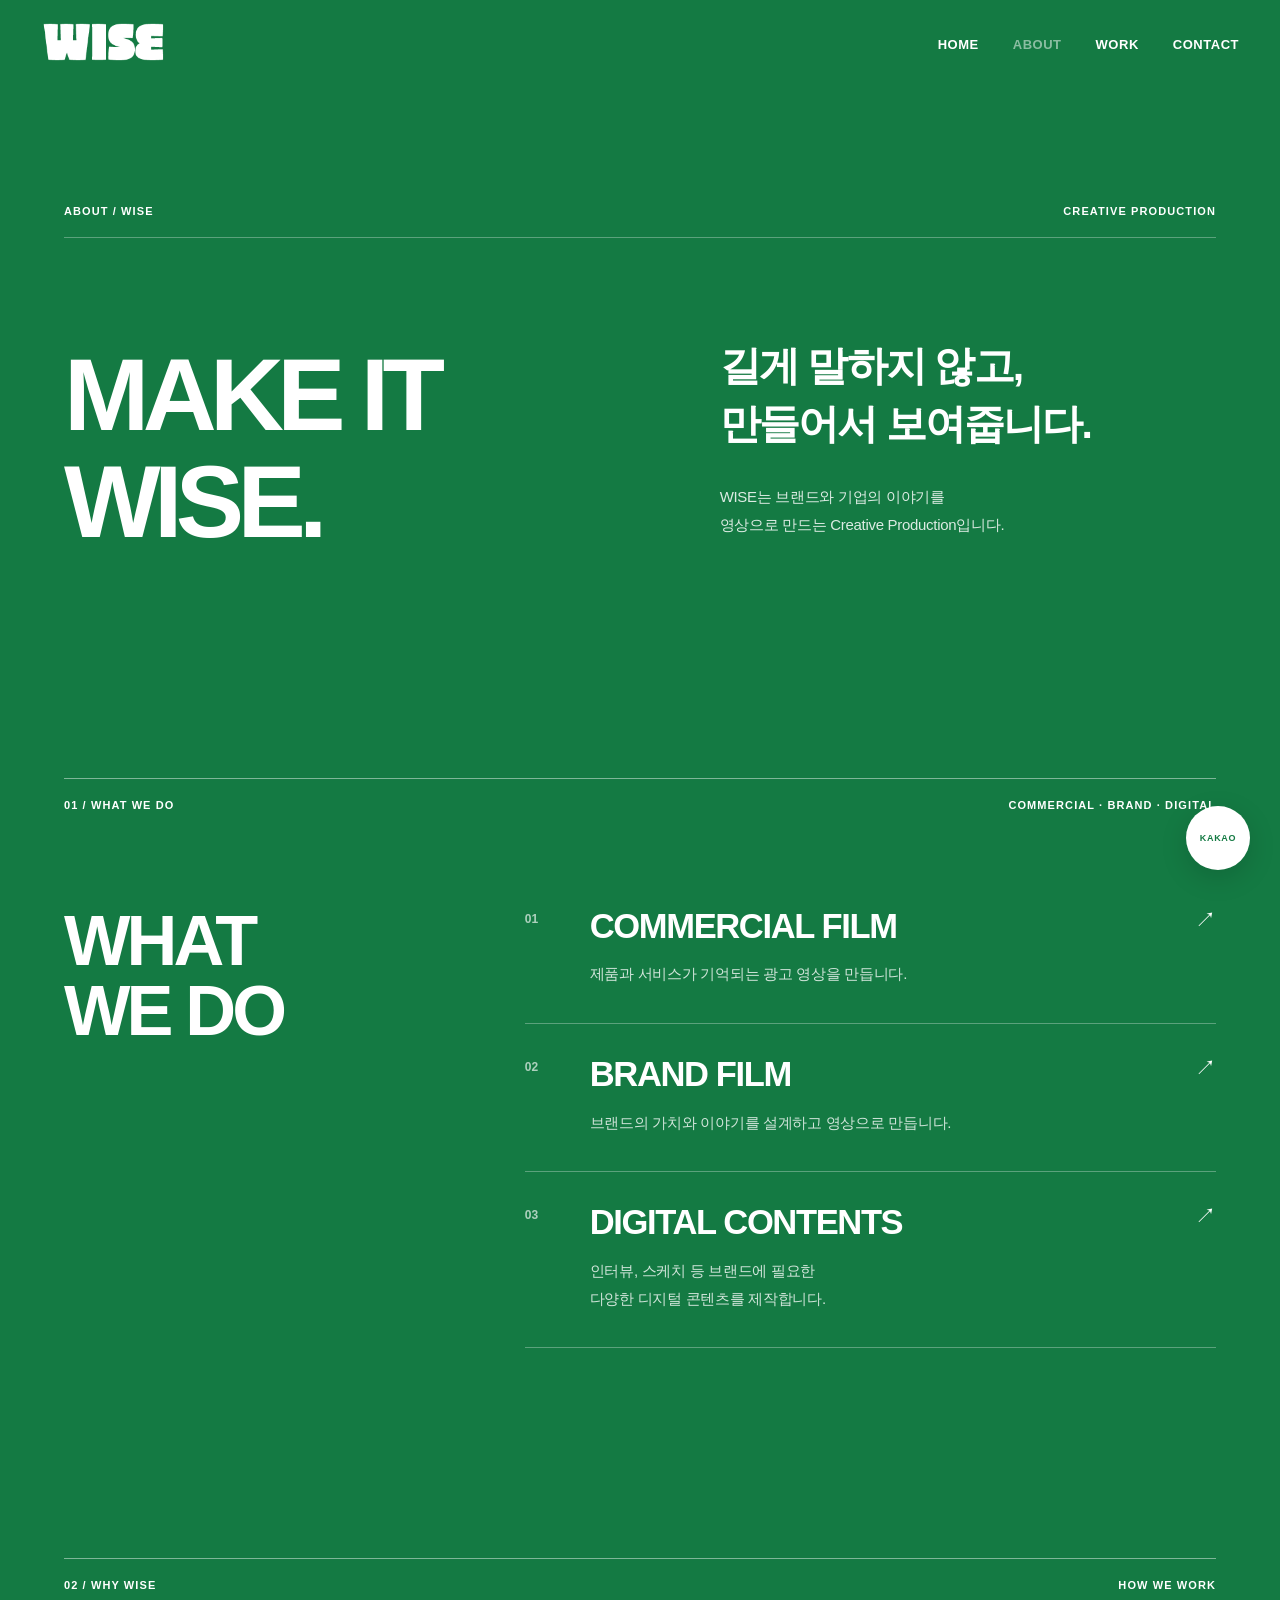
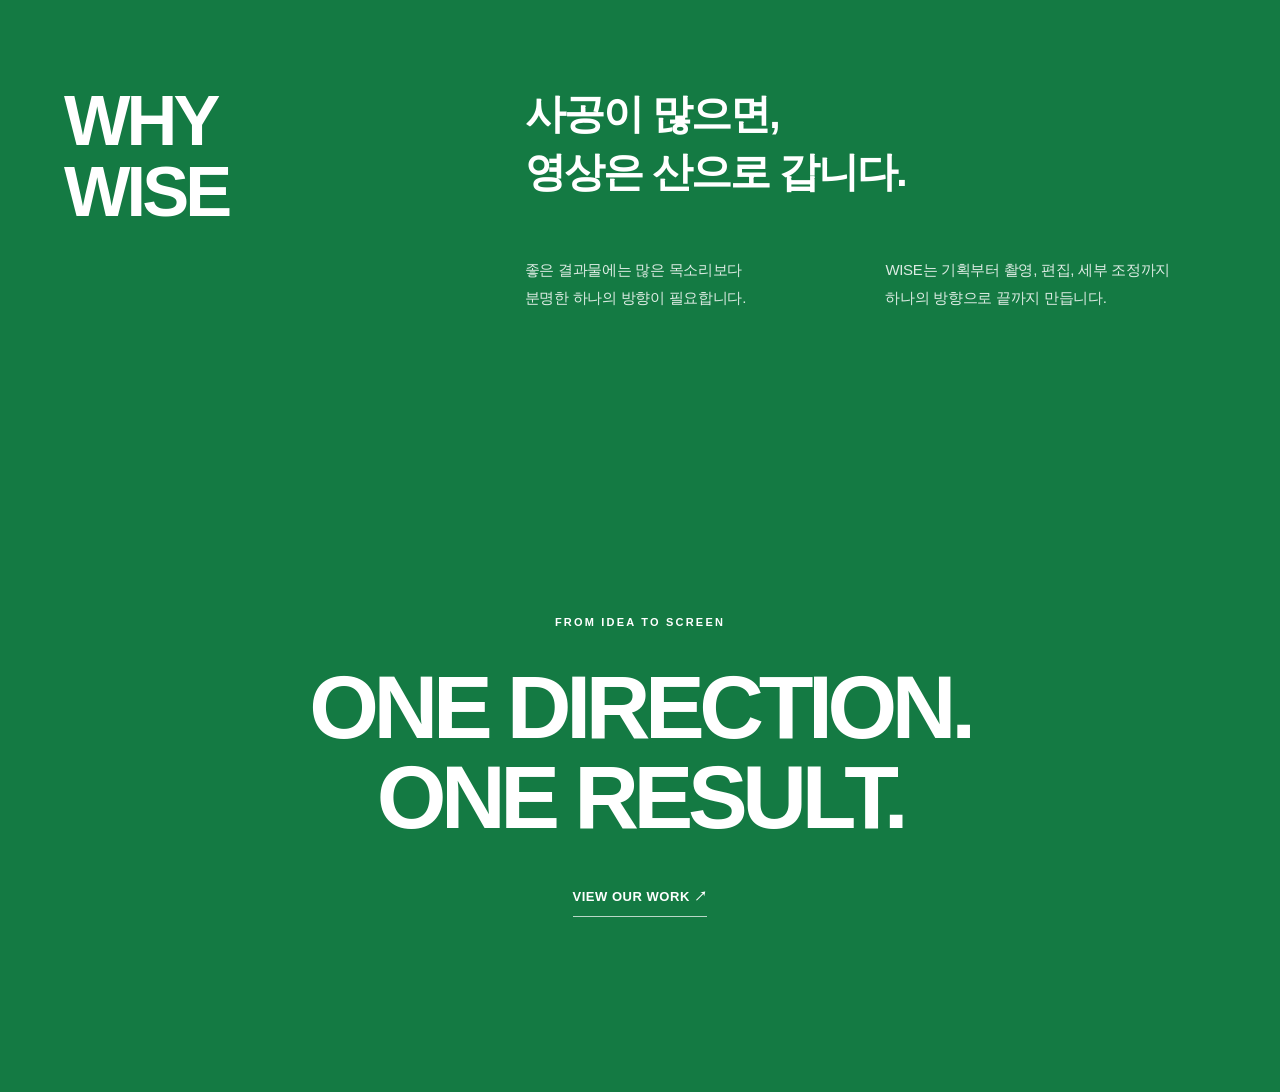
<file: about.html>
<!doctype html>
<html lang="ko">
<head>
  <meta charset="utf-8">
  <meta name="viewport" content="width=device-width, initial-scale=1">

  <title>ABOUT — WISE</title>

  <link rel="icon" type="image/png" href="favicon.png">
  <link rel="stylesheet" href="style.css?v=56">
</head>

<body class="about-page">

  <header class="site-header">
    <a class="logo" href="index.html">
      <img src="wise-logo.png" alt="WISE">
    </a>

    <nav>
      <a href="index.html">HOME</a>
      <a href="about.html" class="active">ABOUT</a>
      <a href="work.html">WORK</a>
      <a href="contact.html">CONTACT</a>
    </nav>
  </header>

  <main class="wise-about">

    <!-- ABOUT HERO -->
    <section class="wise-about-hero">
      <div class="wise-about-container">

        <div class="wise-about-topline">
          <span>ABOUT / WISE</span>
          <span>CREATIVE PRODUCTION</span>
        </div>

        <div class="wise-about-hero-content">

          <div class="wise-about-hero-title">
            <h1>MAKE IT<br><span>WISE.</span></h1>
          </div>

          <div class="wise-about-hero-description">
            <h2>
              길게 말하지 않고,<br>
              만들어서 보여줍니다.
            </h2>

            <p>
              WISE는 브랜드와 기업의 이야기를<br>
              영상으로 만드는 Creative Production입니다.
            </p>
          </div>

        </div>
      </div>
    </section>

    <!-- WHAT WE DO -->
    <section class="wise-about-services">
      <div class="wise-about-container">

        <div class="wise-about-section-heading">
          <span>01 / WHAT WE DO</span>
          <span>COMMERCIAL · BRAND · DIGITAL</span>
        </div>

        <div class="wise-about-services-layout">

          <div class="wise-about-services-title">
            <h2>WHAT<br>WE DO</h2>
          </div>

          <div class="wise-about-services-list">

            <div class="wise-about-service">
              <span class="wise-about-service-number">01</span>

              <div>
                <h3>COMMERCIAL FILM</h3>
                <p>
                  제품과 서비스가 기억되는 광고 영상을 만듭니다.
                </p>
              </div>

              <span class="wise-about-service-arrow">↗</span>
            </div>

            <div class="wise-about-service">
              <span class="wise-about-service-number">02</span>

              <div>
                <h3>BRAND FILM</h3>
                <p>
                  브랜드의 가치와 이야기를 설계하고 영상으로 만듭니다.
                </p>
              </div>

              <span class="wise-about-service-arrow">↗</span>
            </div>

            <div class="wise-about-service">
              <span class="wise-about-service-number">03</span>

              <div>
                <h3>DIGITAL CONTENTS</h3>
                <p>
                  인터뷰, 스케치 등 브랜드에 필요한<br>
                  다양한 디지털 콘텐츠를 제작합니다.
                </p>
              </div>

              <span class="wise-about-service-arrow">↗</span>
            </div>

          </div>
        </div>
      </div>
    </section>

    <!-- WHY WISE -->
    <section class="wise-about-why">
      <div class="wise-about-container">

        <div class="wise-about-section-heading">
          <span>02 / WHY WISE</span>
          <span>HOW WE WORK</span>
        </div>

        <div class="wise-about-why-layout">

          <div class="wise-about-why-title">
            <h2>WHY<br>WISE</h2>
          </div>

          <div class="wise-about-why-content">
            <h3>
              사공이 많으면,<br>
              영상은 산으로 갑니다.
            </h3>

            <div class="wise-about-why-description">
              <p>
                좋은 결과물에는 많은 목소리보다<br>
                분명한 하나의 방향이 필요합니다.
              </p>

              <p>
                WISE는 기획부터 촬영, 편집, 세부 조정까지<br>
                하나의 방향으로 끝까지 만듭니다.
              </p>
            </div>
          </div>

        </div>
      </div>
    </section>

    <!-- RESULT -->
    <section class="wise-about-result">
      <div class="wise-about-container">

        <p>FROM IDEA TO SCREEN</p>

        <h2>
          ONE DIRECTION.<br>
          ONE RESULT.
        </h2>

        <a href="work.html">VIEW OUR WORK ↗</a>

      </div>
    </section>

  </main>

  <a
    class="kakao-floating"
    href="https://open.kakao.com/o/swSuRfQi"
    target="_blank"
    rel="noopener noreferrer"
    aria-label="카카오톡 문의하기"
  >
    <span>KAKAO</span>
  </a>

</body>
</html>
</file>
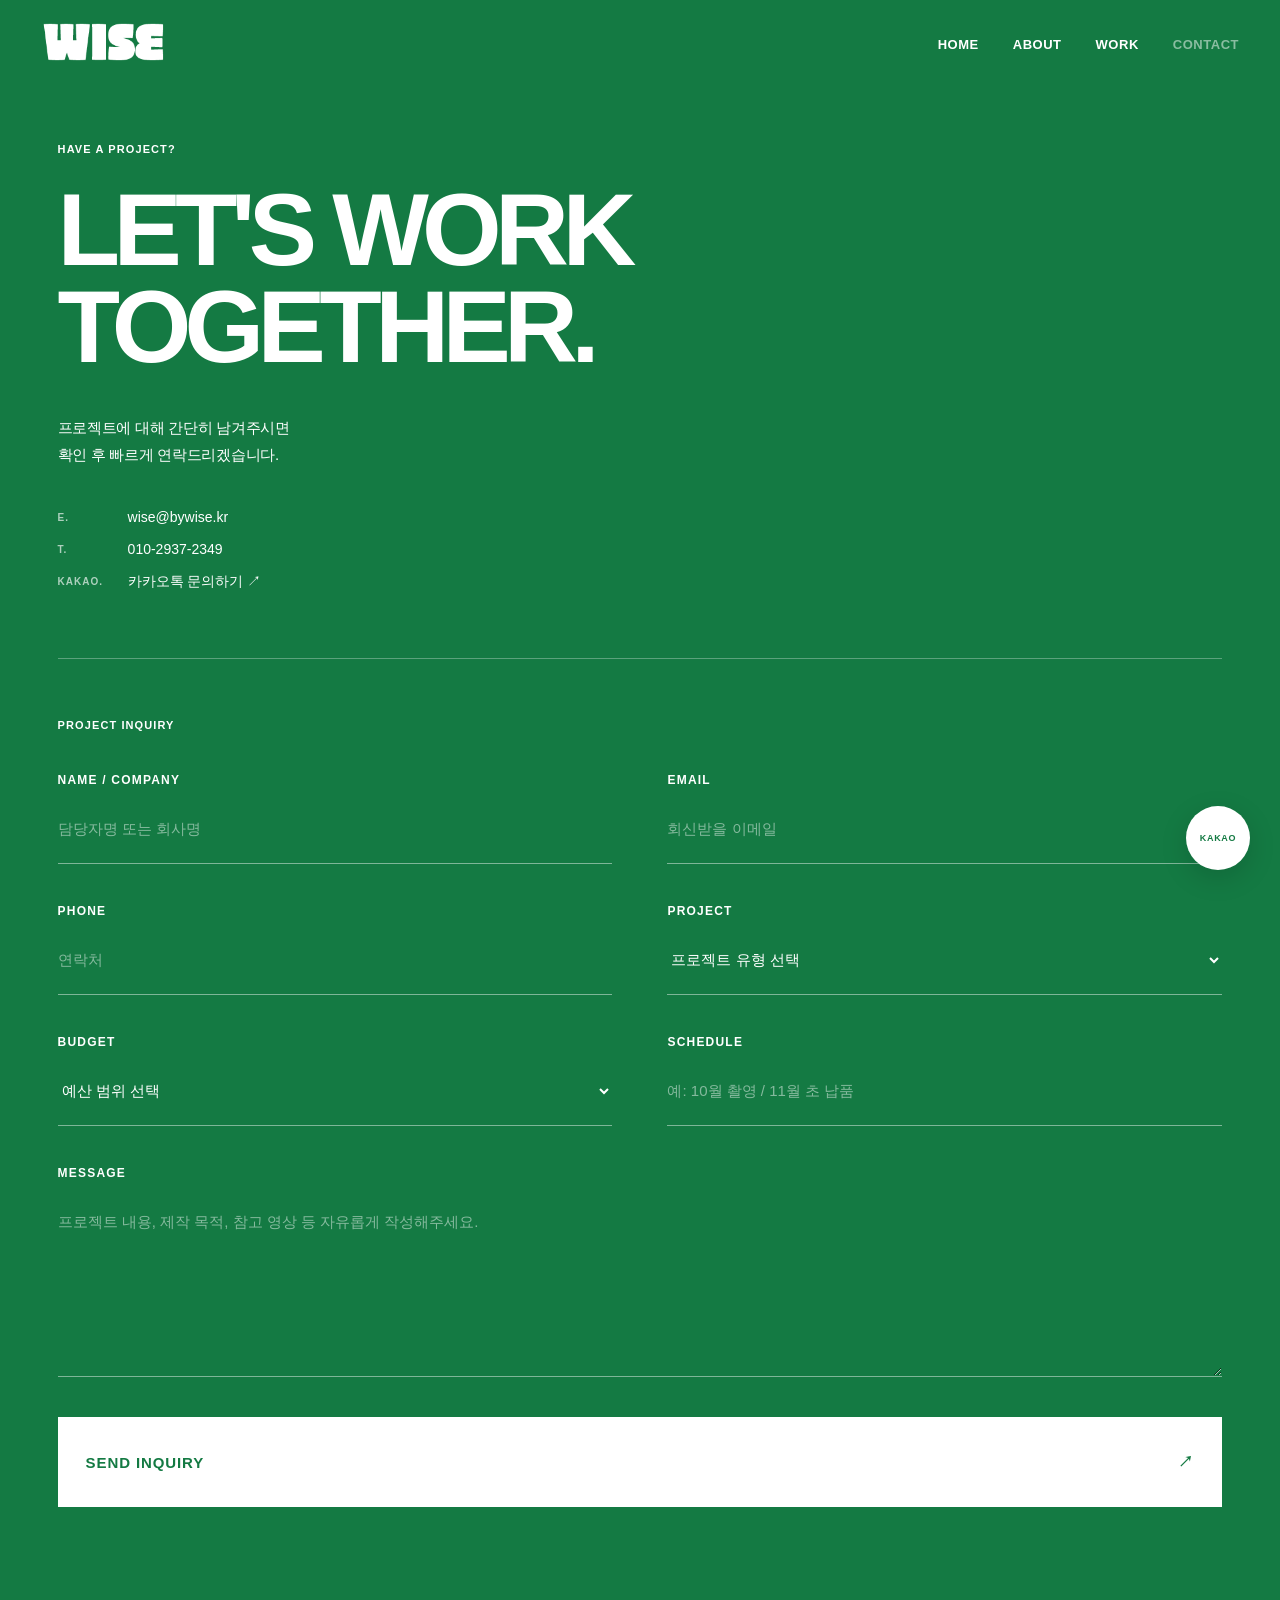
<file: contact.html>
<!doctype html>
<html lang="ko">

<head>
  <meta charset="utf-8">
  <meta name="viewport" content="width=device-width, initial-scale=1">

  <title>CONTACT — WISE</title>

  <link rel="icon" type="image/png" href="favicon.png">
  <link rel="stylesheet" href="style.css?v=56">
</head>

<body class="contact-page">

<header class="site-header">

  <a class="logo" href="index.html">
    <img src="wise-logo.png" alt="WISE">
  </a>

  <nav>
    <a href="index.html">HOME</a>
    <a href="about.html">ABOUT</a>
    <a href="work.html">WORK</a>
    <a href="contact.html" class="active">CONTACT</a>
  </nav>

</header>


<main class="contact-main">


  <section class="contact-intro">

    <p class="contact-eyebrow">
      HAVE A PROJECT?
    </p>

    <h1>
      LET'S WORK<br>
      TOGETHER.
    </h1>


    <p class="contact-guide">
      프로젝트에 대해 간단히 남겨주시면<br>
      확인 후 빠르게 연락드리겠습니다.
    </p>


    <div class="contact-info">

      <a href="mailto:wise@bywise.kr">
        <span>E.</span>
        wise@bywise.kr
      </a>

      <a href="tel:01029372349">
        <span>T.</span>
        010-2937-2349
      </a>

      <a
        href="https://open.kakao.com/o/swSuRfQi"
        target="_blank"
        rel="noopener noreferrer"
      >
        <span>KAKAO.</span>
        카카오톡 문의하기 ↗
      </a>

    </div>

  </section>


  <section class="contact-form-section">

    <p class="form-heading">
      PROJECT INQUIRY
    </p>


    <form
      action="https://formsubmit.co/wise@bywise.kr"
      method="POST"
    >

      <input
        type="hidden"
        name="_subject"
        value="[WISE] 홈페이지 신규 문의"
      >

      <input
        type="hidden"
        name="_template"
        value="table"
      >

      <input
        type="hidden"
        name="_captcha"
        value="false"
      >

      <input
        type="hidden"
        name="_next"
        value="https://bywise.kr/contact.html?sent=true"
      >

      <input
        type="text"
        name="_honey"
        class="form-honey"
        tabindex="-1"
        autocomplete="off"
      >


      <label>

        <span class="field-title">
          NAME / COMPANY
        </span>

        <input
          type="text"
          name="NAME / COMPANY"
          placeholder="담당자명 또는 회사명"
          required
        >

      </label>


      <label>

        <span class="field-title">
          EMAIL
        </span>

        <input
          type="email"
          name="EMAIL"
          placeholder="회신받을 이메일"
          required
        >

      </label>


      <label>

        <span class="field-title">
          PHONE
        </span>

        <input
          type="text"
          name="PHONE"
          placeholder="연락처"
        >

      </label>


      <label>

        <span class="field-title">
          PROJECT
        </span>

        <select
          name="PROJECT"
          required
        >

          <option value="" selected disabled>
            프로젝트 유형 선택
          </option>

          <option value="BRAND FILM">
            BRAND FILM
          </option>

          <option value="COMMERCIAL FILM">
            COMMERCIAL FILM
          </option>

          <option value="DIGITAL CONTENTS">
            DIGITAL CONTENTS
          </option>

          <option value="ETC.">
            ETC.
          </option>

        </select>

      </label>


      <label>

        <span class="field-title">
          BUDGET
        </span>

        <select
          name="BUDGET"
          required
        >

          <option value="" selected disabled>
            예산 범위 선택
          </option>

          <option value="1,000만원 미만">
            1,000만원 미만
          </option>

          <option value="1,000–2,000만원">
            1,000–2,000만원
          </option>

          <option value="2,000–3,000만원">
            2,000–3,000만원
          </option>

          <option value="3,000–5,000만원">
            3,000–5,000만원
          </option>

          <option value="5,000만원 이상">
            5,000만원 이상
          </option>

          <option value="협의 필요">
            협의 필요
          </option>

        </select>

      </label>


      <label>

        <span class="field-title">
          SCHEDULE
        </span>

        <input
          type="text"
          name="SCHEDULE"
          placeholder="예: 10월 촬영 / 11월 초 납품"
        >

      </label>


      <label class="wide">

        <span class="field-title">
          MESSAGE
        </span>

        <textarea
          name="MESSAGE"
          placeholder="프로젝트 내용, 제작 목적, 참고 영상 등 자유롭게 작성해주세요."
          required
        ></textarea>

      </label>


      <button
        class="wide"
        type="submit"
      >

        <span>SEND INQUIRY</span>

        <span>↗</span>

      </button>

    </form>

  </section>

</main>


<a
  class="kakao-floating"
  href="https://open.kakao.com/o/swSuRfQi"
  target="_blank"
  rel="noopener noreferrer"
  aria-label="카카오톡 문의하기"
>
  <span>KAKAO</span>
</a>


<script>

const params =
  new URLSearchParams(
    window.location.search
  );

if (params.get("sent") === "true") {

  const formSection =
    document.querySelector(
      ".contact-form-section"
    );

  formSection.innerHTML = `
    <div class="contact-success">

      <p>
        INQUIRY SENT
      </p>

      <h2>
        THANK YOU.<br>
        WE'LL GET BACK<br>
        TO YOU SOON.
      </h2>

      <a href="contact.html">
        SEND ANOTHER INQUIRY ↗
      </a>

    </div>
  `;

}

</script>

</body>
</html>
</file>
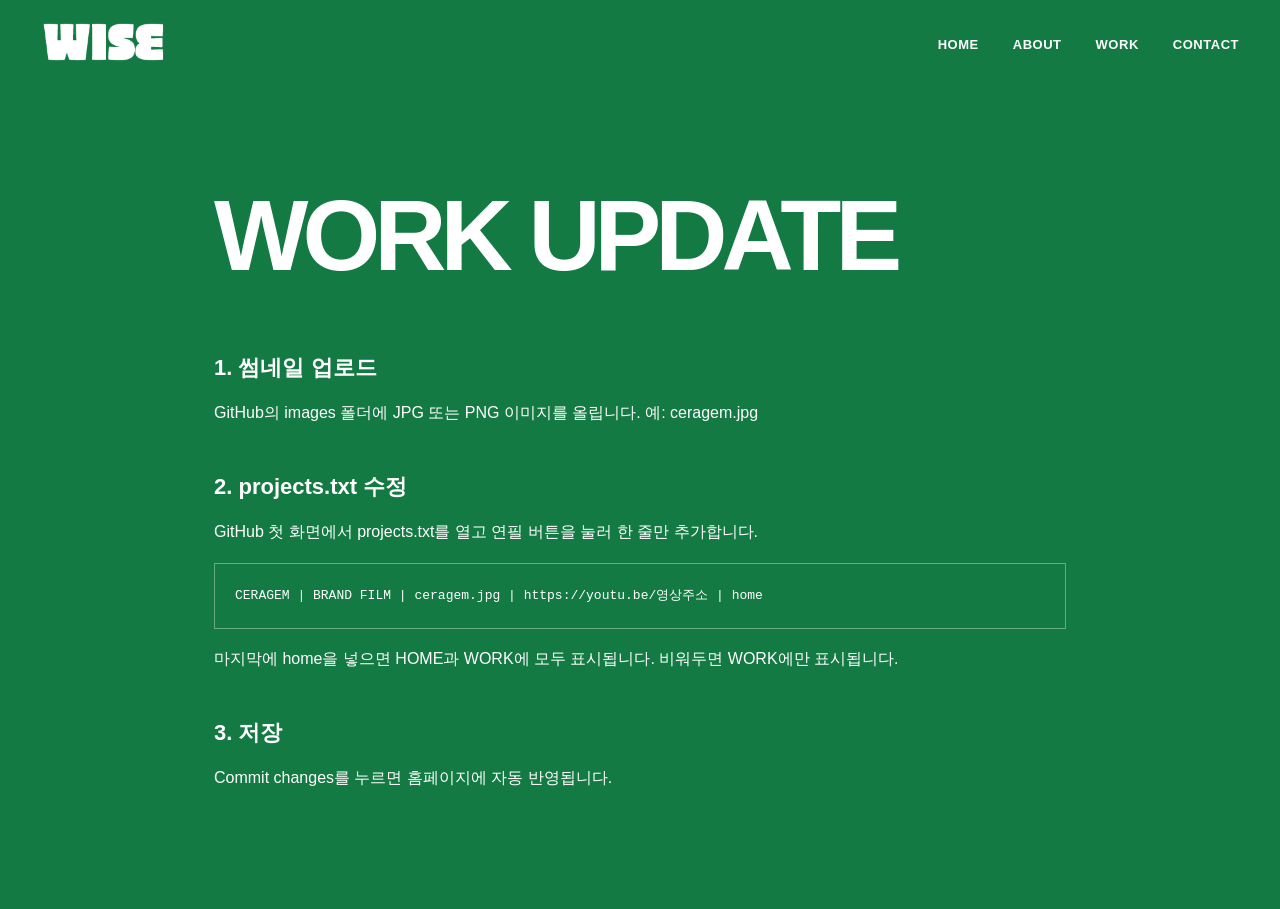
<file: manage.html>
<!doctype html>
<html lang="ko">
<head>
<meta charset="utf-8"><meta name="viewport" content="width=device-width,initial-scale=1">
<title>WISE 작품 등록 안내</title>
<link rel="stylesheet" href="style.css?v=50">
<style>
.guide{max-width:900px;margin:0 auto;padding:7vw 24px 100px;color:#fff}
.guide h1{font-size:clamp(48px,8vw,100px);margin:0 0 60px;letter-spacing:-.06em}
.guide h2{font-size:22px;margin:45px 0 15px}
.guide p,.guide pre{line-height:1.8}
.guide pre{white-space:pre-wrap;border:1px solid rgba(255,255,255,.35);padding:20px}
</style>
</head>
<body>
<header class="site-header">
  <a class="logo" href="index.html"><img src="wise-logo.png" alt="WISE"></a>
  <nav><a href="index.html">HOME</a>
      <a href="about.html">ABOUT</a>
      <a href="work.html">WORK</a>
      <a href="contact.html">CONTACT</a></nav>
</header>
<main class="guide">
<h1>WORK UPDATE</h1>
<h2>1. 썸네일 업로드</h2>
<p>GitHub의 images 폴더에 JPG 또는 PNG 이미지를 올립니다. 예: ceragem.jpg</p>
<h2>2. projects.txt 수정</h2>
<p>GitHub 첫 화면에서 projects.txt를 열고 연필 버튼을 눌러 한 줄만 추가합니다.</p>
<pre>CERAGEM | BRAND FILM | ceragem.jpg | https://youtu.be/영상주소 | home</pre>
<p>마지막에 home을 넣으면 HOME과 WORK에 모두 표시됩니다. 비워두면 WORK에만 표시됩니다.</p>
<h2>3. 저장</h2>
<p>Commit changes를 누르면 홈페이지에 자동 반영됩니다.</p>
</main>
</body>
</html>
</file>
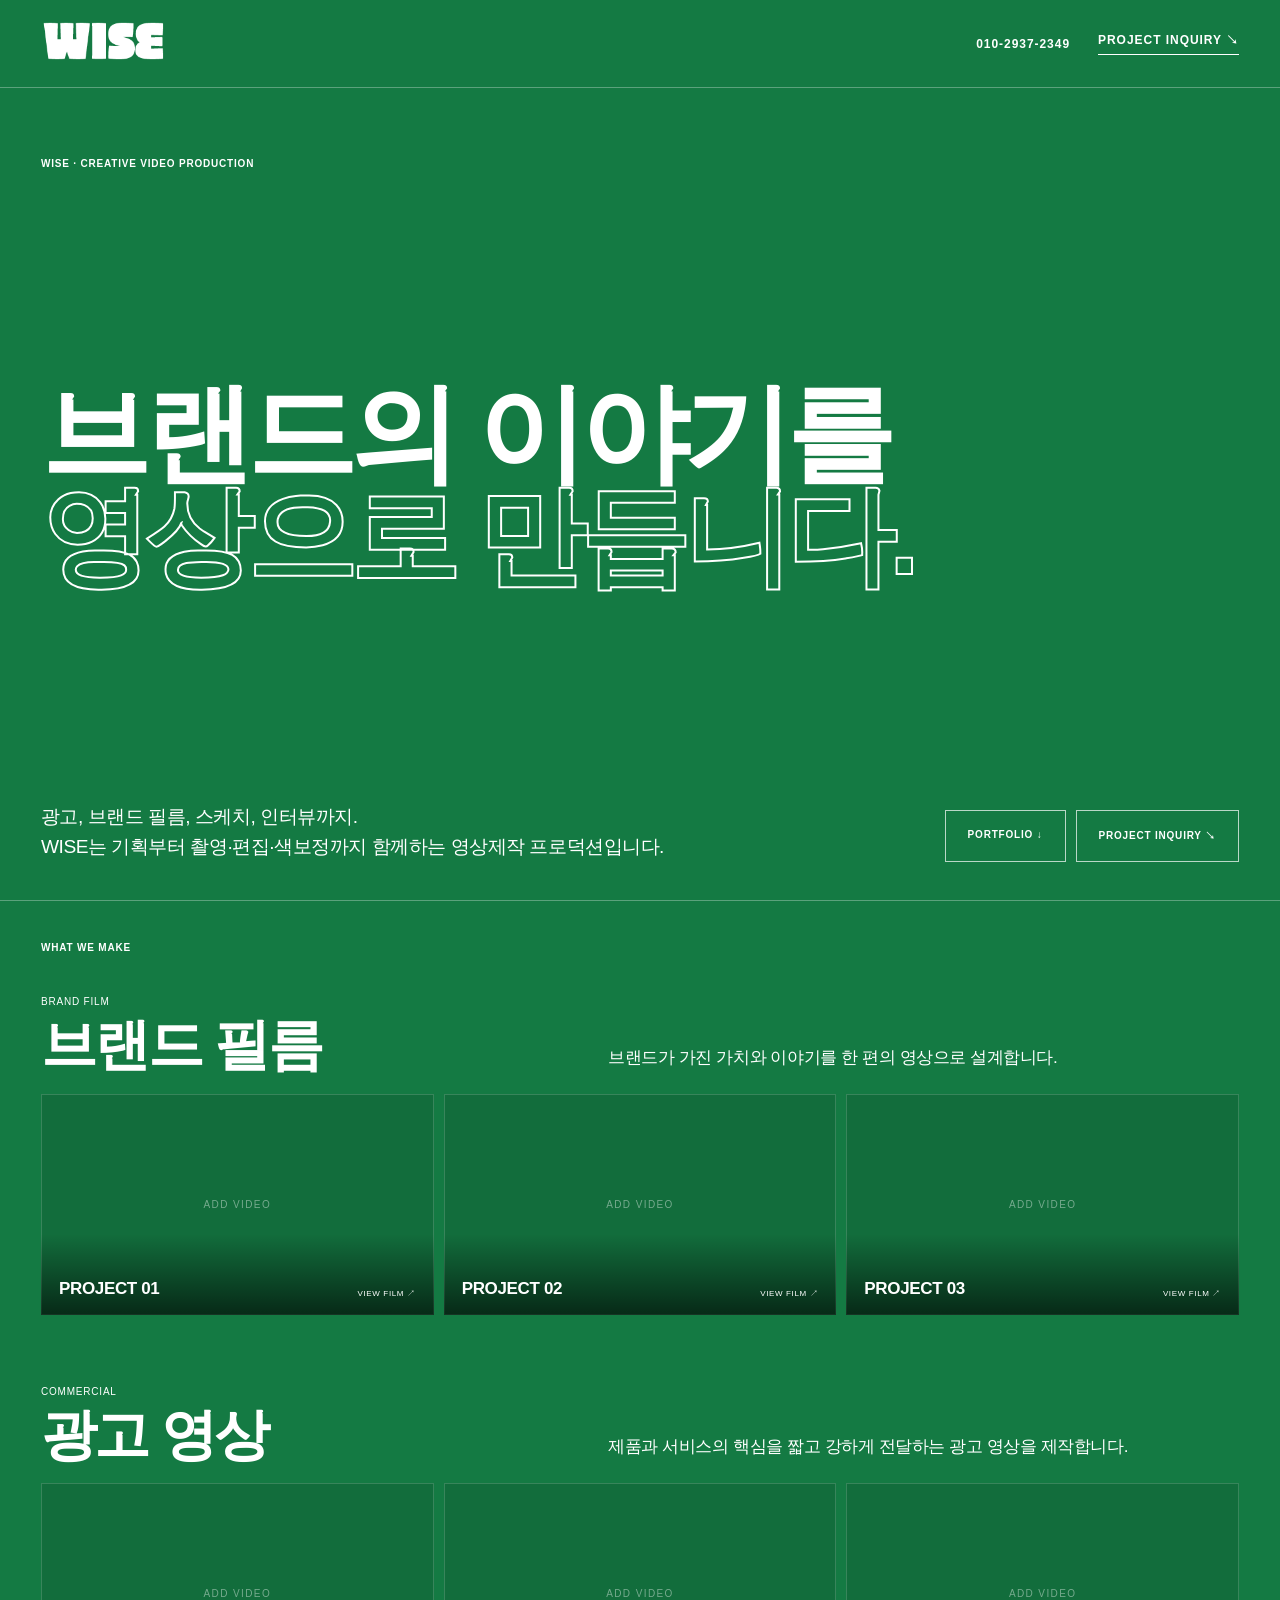
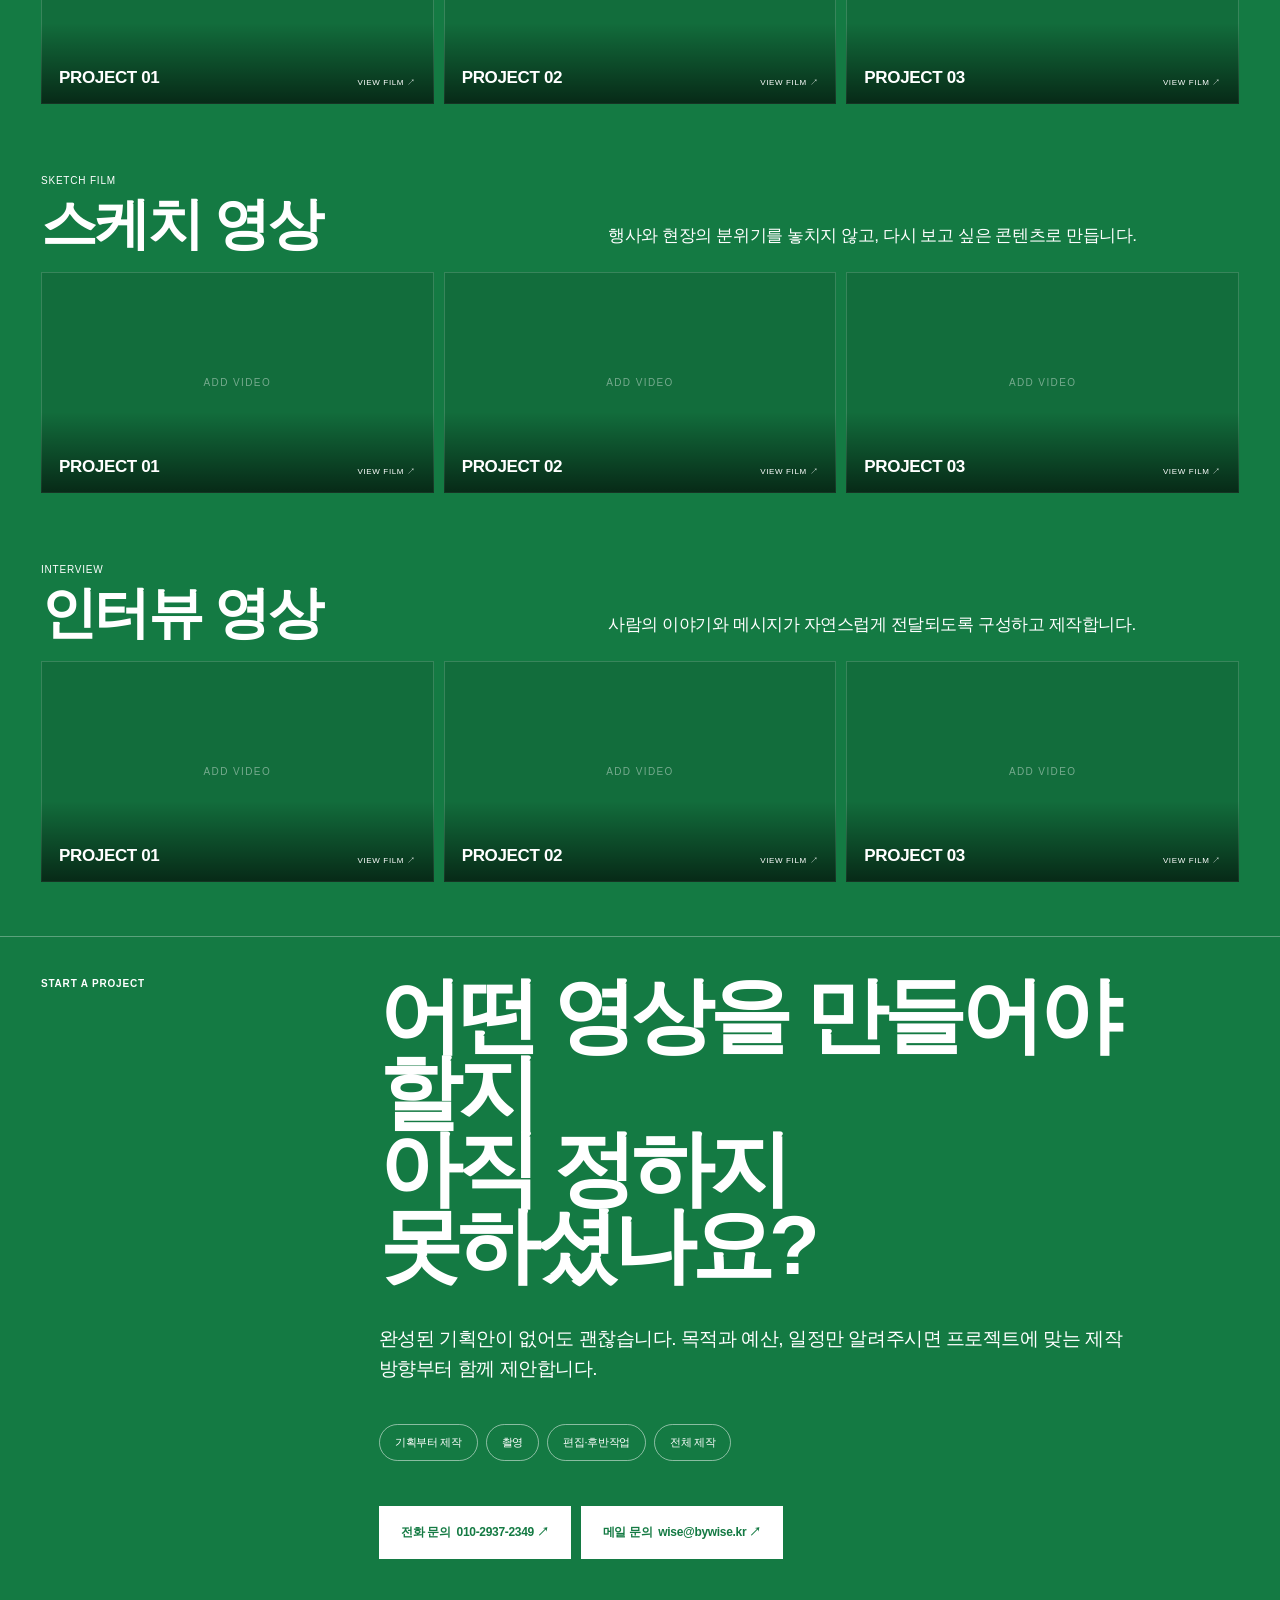
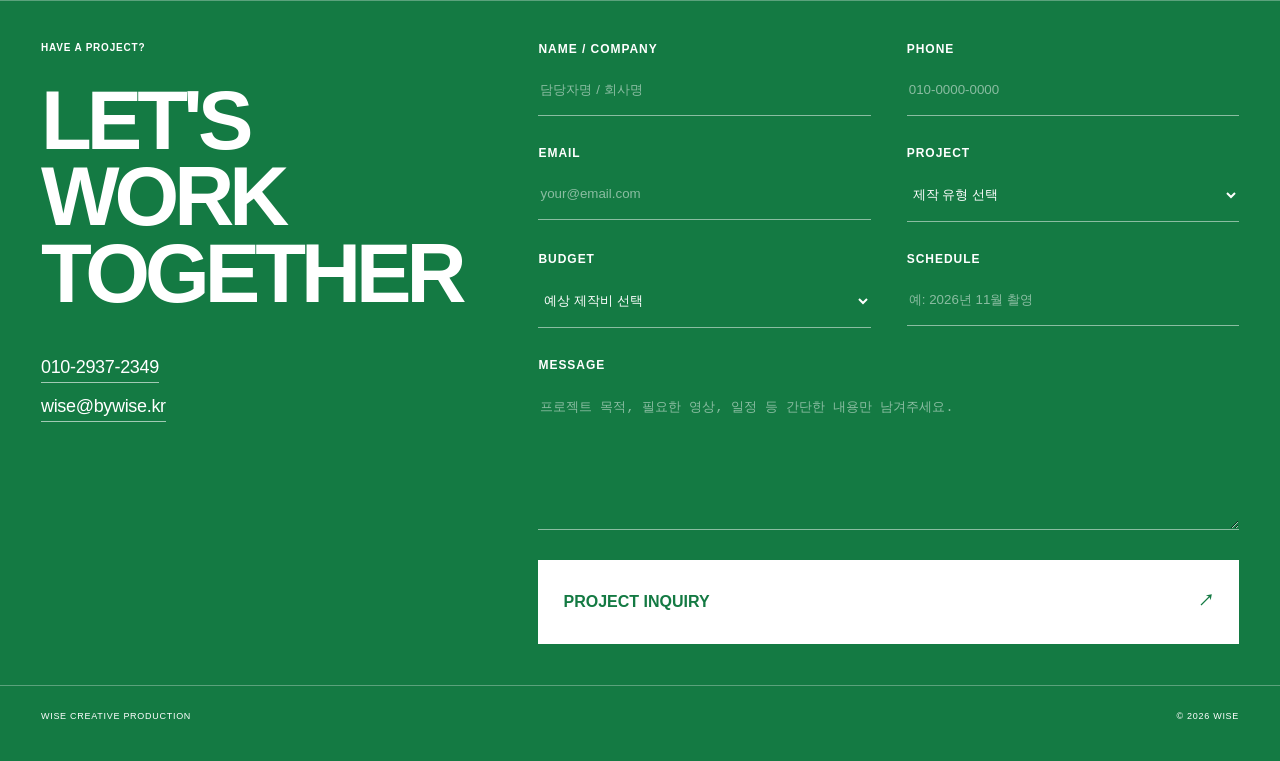
<file: video.html>
<!doctype html>
<html lang="ko">
<head>
  <meta charset="utf-8">
  <meta name="viewport" content="width=device-width, initial-scale=1">
  <meta name="robots" content="noindex, nofollow">
  <title>영상제작 프로덕션 WISE | 브랜드필름·광고·스케치·인터뷰</title>
  <meta name="description" content="브랜드필름, 광고영상, 스케치영상, 인터뷰영상 제작. 기획·연출·촬영·편집·색보정까지 WISE Full Production.">
  <link rel="icon" type="image/png" href="favicon.png">
  <link rel="stylesheet" href="video.css?v=4">
</head>
<body>
<header class="lp-header">
  <a class="lp-logo" href="https://bywise.kr" aria-label="WISE home"><img src="wise-logo.png" alt="WISE"></a>
  <div class="header-actions"><a href="tel:01029372349">010-2937-2349</a><a class="header-cta" href="#inquiry">PROJECT INQUIRY ↘</a></div>
</header>
<main>
  <section class="hero">
    <p class="eyebrow">WISE · CREATIVE VIDEO PRODUCTION</p>
    <h1>브랜드의 이야기를<br><span>영상으로 만듭니다.</span></h1>
    <div class="hero-bottom">
      <p>광고, 브랜드 필름, 스케치, 인터뷰까지.<br>WISE는 기획부터 촬영·편집·색보정까지 함께하는 영상제작 프로덕션입니다.</p>
      <div class="hero-buttons"><a href="#portfolio">PORTFOLIO ↓</a><a href="#inquiry">PROJECT INQUIRY ↘</a></div>
    </div>
  </section>

  <section id="portfolio" class="portfolio section-line">
    <p class="section-label">WHAT WE MAKE</p>
    <div id="portfolio-sections"></div>
  </section>

  <section class="conversion section-line">
    <p class="section-label">START A PROJECT</p>
    <div class="conversion-copy">
      <h2>어떤 영상을 만들어야 할지<br>아직 정하지 못하셨나요?</h2>
      <p>완성된 기획안이 없어도 괜찮습니다. 목적과 예산, 일정만 알려주시면 프로젝트에 맞는 제작 방향부터 함께 제안합니다.</p>
      <div class="project-types"><span>기획부터 제작</span><span>촬영</span><span>편집·후반작업</span><span>전체 제작</span></div>
      <div class="quick-contact"><a href="tel:01029372349">전화 문의&nbsp; 010-2937-2349 ↗</a><a href="mailto:wise@bywise.kr">메일 문의&nbsp; wise@bywise.kr ↗</a></div>
    </div>
  </section>

  <section id="inquiry" class="inquiry section-line">
    <div class="inquiry-copy">
      <p class="section-label">HAVE A PROJECT?</p>
      <h2>LET'S WORK<br>TOGETHER</h2>
      <a href="tel:01029372349">010-2937-2349</a><br><br>
      <a href="mailto:wise@bywise.kr">wise@bywise.kr</a>
    </div>
    <form action="https://formsubmit.co/wise@bywise.kr" method="POST">
      <input type="hidden" name="_subject" value="[WISE] 광고 랜딩페이지 신규 문의">
      <input type="hidden" name="_template" value="table"><input type="hidden" name="_captcha" value="false">
      <input type="hidden" name="_next" value="https://bywise.kr/video.html?sent=true">
      <input type="text" name="_honey" style="display:none" tabindex="-1" autocomplete="off">
      <label>NAME / COMPANY<input type="text" name="NAME / COMPANY" placeholder="담당자명 / 회사명" required></label>
      <label>PHONE<input type="tel" name="PHONE" placeholder="010-0000-0000" required></label>
      <label>EMAIL<input type="email" name="EMAIL" placeholder="your@email.com" required></label>
      <label>PROJECT<select name="PROJECT"><option value="">제작 유형 선택</option><option>브랜드 필름</option><option>광고 영상</option><option>스케치 영상</option><option>인터뷰 영상</option><option>기타</option></select></label>
      <label>BUDGET<select name="BUDGET"><option value="">예상 제작비 선택</option><option>500만원 이하</option><option>500~1,000만원</option><option>1,000~3,000만원</option><option>3,000만원 이상</option><option>협의 필요</option></select></label>
      <label>SCHEDULE<input type="text" name="SCHEDULE" placeholder="예: 2026년 11월 촬영"></label>
      <label class="wide">MESSAGE<textarea name="MESSAGE" placeholder="프로젝트 목적, 필요한 영상, 일정 등 간단한 내용만 남겨주세요." required></textarea></label>
      <button class="wide" type="submit"><span>PROJECT INQUIRY</span><span>↗</span></button>
    </form>
  </section>
</main>
<footer><span>WISE CREATIVE PRODUCTION</span><span>© 2026 WISE</span></footer>
<div class="mobile-contact-bar"><a href="tel:01029372349">전화 문의</a><a href="#inquiry">프로젝트 문의</a></div>
<script src="video.js?v=4"></script>
</body></html>
</file>
<file: style.css>
/* =========================================
   WISE — GLOBAL
========================================= */

:root {
  --green: #147a43;
  --white: #ffffff;
  --line: rgba(255,255,255,.3);
}

* { box-sizing: border-box; }

html {
  margin: 0;
  padding: 0;
  scroll-behavior: smooth;
}

body {
  margin: 0;
  padding: 0;
  min-height: 100vh;
  background: var(--green);
  color: var(--white);
  font-family: Arial, "Noto Sans KR", sans-serif;
}

a { color: inherit; text-decoration: none; }
img { display: block; max-width: 100%; }
button, input, select, textarea { font-family: inherit; }

/* =========================================
   HEADER
========================================= */

.site-header {
  position: relative;
  z-index: 20;
  width: 100%;
  height: 88px;
  padding: 0 3.2vw;
  display: flex;
  align-items: center;
  justify-content: space-between;
  background: var(--green);
}

.site-header .logo {
  display: block;
  flex-shrink: 0;
}

.site-header .logo img {
  display: block;
  width: 126px;
  height: auto;
  filter: brightness(0) invert(1);
}

.site-header nav {
  display: flex;
  align-items: center;
  gap: 34px;
}

.site-header nav a {
  color: #fff;
  font-size: 15px;
  font-weight: 700;
  letter-spacing: .08em;
  text-decoration: none;
  transition: opacity .2s ease;
}

.site-header nav a:hover,
.site-header nav a.active { opacity: .5; }

/* =========================================
   KAKAO
========================================= */

.kakao-floating {
  position: fixed;
  right: 30px;
  bottom: 30px;
  z-index: 999;
  width: 64px;
  height: 64px;
  display: flex;
  align-items: center;
  justify-content: center;
  border-radius: 50%;
  background: #fff;
  color: var(--green);
  font-size: 9px;
  font-weight: 800;
  letter-spacing: .08em;
  box-shadow: 0 8px 28px rgba(0,0,0,.14);
  transition: transform .2s ease;
}

.kakao-floating:hover { transform: scale(1.08); }

/* =========================================
   SHARED SECTION STYLES
========================================= */

.section-kicker {
  margin: 0;
  padding-bottom: 20px;
  border-bottom: 1px solid var(--line);
  font-size: 12px;
  font-weight: 700;
  letter-spacing: .14em;
}

.reveal {
  opacity: 1;
  transform: none;
}

/* =========================================
   HOME — HERO
========================================= */

.home-page main { width: 100%; }

.home-hero {
  width: 100%;
  padding: 0 3.2vw;
}

.home-slider {
  position: relative;
  width: 100%;
  height: calc(100vh - 120px);
  min-height: 520px;
  overflow: hidden;
  background: #111;
}

.slide {
  position: absolute;
  inset: 0;
  opacity: 0;
  cursor: pointer;
  transition: opacity .9s ease;
}

.slide.active {
  opacity: 1;
  z-index: 2;
}

.slide > img {
  width: 100%;
  height: 100%;
  object-fit: cover;
}

.slide::after {
  content: "";
  position: absolute;
  inset: 0;
  background: linear-gradient(
    180deg,
    transparent 50%,
    rgba(0,0,0,.7)
  );
  pointer-events: none;
}

.slide-info {
  position: absolute;
  left: 3vw;
  right: 3vw;
  bottom: 3vw;
  z-index: 3;
  display: flex;
  align-items: flex-end;
  justify-content: space-between;
  gap: 30px;
}

.slide-copy { min-width: 0; }

.slide-info h2 {
  margin: 0 0 8px;
  font-size: clamp(30px,4.5vw,72px);
  font-weight: 800;
  line-height: 1;
  letter-spacing: -.05em;
}

.slide-info p {
  margin: 0;
  font-size: 11px;
  font-weight: 700;
  letter-spacing: .12em;
}

.slide-number {
  flex-shrink: 0;
  font-size: 12px;
  font-weight: 700;
  letter-spacing: .1em;
}

/* =========================================
   HOME — STATEMENT
========================================= */

.home-statement {
  padding: 155px 5% 175px;
}

.home-statement .section-kicker {
  margin-bottom: 75px;
}

.statement-grid {
  display: grid;
  grid-template-columns: minmax(0,1.4fr) minmax(0,.6fr);
  align-items: end;
  gap: 70px;
}

.statement-grid h1 {
  margin: 0;
  font-size: clamp(40px,5vw,82px);
  font-weight: 800;
  line-height: 1.25;
  letter-spacing: -.065em;
  word-break: keep-all;
}

.statement-grid > p {
  margin: 0 0 8px;
  font-size: clamp(14px,1.15vw,18px);
  line-height: 1.95;
  letter-spacing: -.025em;
  word-break: keep-all;
  opacity: .85;
}

/* =========================================
   HOME — SECTION HEADINGS
========================================= */

.home-selected,
.home-services {
  width: 100%;
}

.section-head {
  padding: 0 5% 55px;
  display: flex;
  align-items: flex-end;
  justify-content: space-between;
  gap: 40px;
}

.section-head > div {
  flex: 1;
  min-width: 0;
}

.section-head .section-kicker {
  margin-bottom: 35px;
}

.section-head h2 {
  margin: 0;
  font-size: clamp(52px,7vw,112px);
  font-weight: 800;
  line-height: .92;
  letter-spacing: -.065em;
}

.text-link {
  flex-shrink: 0;
  display: inline-block;
  margin-bottom: 7px;
  padding-bottom: 10px;
  border-bottom: 1px solid rgba(255,255,255,.7);
  font-size: 12px;
  font-weight: 700;
  letter-spacing: .1em;
  transition: opacity .2s ease;
}

.text-link:hover { opacity: .65; }

/* =========================================
   HOME — SELECTED WORK
========================================= */

.home-selected {
  padding: 35px 0 155px;
}

.home-work-grid {
  display: grid;
  grid-template-columns: repeat(3,minmax(0,1fr));
  gap: 0;
}

.home-work-card {
  position: relative;
  width: 100%;
  min-width: 0;
  aspect-ratio: 16 / 9;
  overflow: hidden;
  background: #191919;
  cursor: pointer;
}

.home-work-card > img {
  width: 100%;
  height: 100%;
  object-fit: cover;
  transition: transform .5s ease;
}

.home-work-card:hover > img { transform: scale(1.04); }

.home-work-card::after {
  content: "";
  position: absolute;
  inset: 0;
  background: linear-gradient(
    180deg,
    transparent 45%,
    rgba(0,0,0,.7)
  );
  pointer-events: none;
}

.home-card-meta {
  position: absolute;
  left: 24px;
  right: 24px;
  bottom: 22px;
  z-index: 2;
  display: flex;
  align-items: flex-end;
  justify-content: space-between;
  gap: 20px;
}

.home-card-meta > div { min-width: 0; }

.home-card-meta h3 {
  margin: 0 0 6px;
  font-size: clamp(18px,2vw,30px);
  font-weight: 700;
  line-height: 1.15;
  letter-spacing: -.04em;
  overflow-wrap: anywhere;
}

.home-card-meta p {
  margin: 0;
  font-size: 10px;
  font-weight: 700;
  letter-spacing: .12em;
}

.home-card-meta > span {
  flex-shrink: 0;
  font-size: 12px;
}

/* =========================================
   HOME — SERVICES
========================================= */

.home-services {
  padding: 55px 0 165px;
}

.services-head { padding-bottom: 75px; }

.service-rows {
  width: 90%;
  margin: 0 auto;
  border-top: 1px solid var(--line);
}

.service-row {
  display: grid;
  grid-template-columns: 55px minmax(0,1.3fr) minmax(0,.8fr) 35px;
  align-items: center;
  gap: 28px;
  min-height: 155px;
  padding: 32px 0;
  border-bottom: 1px solid var(--line);
  transition: opacity .2s ease;
}

.service-row:hover { opacity: .65; }

.service-index {
  font-size: 12px;
  font-weight: 700;
  opacity: .65;
}

.service-row strong {
  font-size: clamp(27px,3.5vw,56px);
  font-weight: 800;
  line-height: 1.1;
  letter-spacing: -.05em;
}

.service-row > span:nth-of-type(2) {
  font-size: 14px;
  line-height: 1.7;
  letter-spacing: -.025em;
  word-break: keep-all;
  opacity: .8;
}

.service-row b {
  font-size: 24px;
  font-weight: 400;
  text-align: right;
}

/* =========================================
   HOME — CTA
========================================= */

.home-cta {
  min-height: 620px;
  padding: 115px 5% 145px;
  display: flex;
  flex-direction: column;
  align-items: center;
  justify-content: center;
  text-align: center;
}

.home-cta .section-kicker {
  width: 100%;
  margin-bottom: 110px;
  text-align: left;
}

.home-cta h2 {
  margin: 0 0 45px;
  font-size: clamp(55px,9vw,145px);
  font-weight: 800;
  line-height: .9;
  letter-spacing: -.07em;
}

.home-cta > a {
  display: inline-block;
  padding-bottom: 12px;
  border-bottom: 1px solid #fff;
  font-size: clamp(17px,2vw,30px);
  font-weight: 700;
  letter-spacing: -.025em;
  transition: opacity .2s ease;
}

.home-cta > a:hover { opacity: .65; }

/* =========================================
   WORK — PAGE
========================================= */

.work-body { background: var(--green); }

.work-page {
  width: 100%;
  min-height: 100vh;
  background: var(--green);
}

.work-intro {
  width: 100%;
  padding: 75px 3.2vw 85px;
}

.work-intro-row {
  display: flex;
  align-items: flex-end;
  justify-content: space-between;
  gap: 50px;
  padding-top: 55px;
}

.work-intro-row h1 {
  margin: 0;
  font-size: clamp(100px,15vw,250px);
  font-weight: 800;
  line-height: .78;
  letter-spacing: -.085em;
}

.work-intro-copy {
  min-width: 220px;
  display: flex;
  flex-direction: column;
  align-items: flex-end;
  text-align: right;
}

.work-intro-copy p {
  margin: 0 0 28px;
  font-size: clamp(14px,1.35vw,20px);
  font-weight: 700;
  line-height: 1.5;
  letter-spacing: -.02em;
}

.work-intro-copy span {
  font-size: 12px;
  font-weight: 700;
  letter-spacing: .1em;
}

/* =========================================
   WORK — FILTERS
========================================= */

.work-browser { width: 100%; }

.work-filters {
  display: flex;
  align-items: center;
  flex-wrap: wrap;
  gap: 0;
  padding: 0 3.2vw 30px;
}

.filter-button {
  appearance: none;
  -webkit-appearance: none;
  padding: 13px 22px;
  border: 1px solid rgba(255,255,255,.4);
  border-radius: 0;
  background: transparent;
  color: #fff;
  font-size: 13px;
  font-weight: 700;
  letter-spacing: .02em;
  cursor: pointer;
  transition: background .2s ease, color .2s ease, border-color .2s ease;
}

.filter-button + .filter-button { margin-left: -1px; }
.filter-button:hover { background: rgba(255,255,255,.12); }

.filter-button.active {
  position: relative;
  z-index: 1;
  background: #fff;
  border-color: #fff;
  color: var(--green);
}

/* =========================================
   WORK — GRID
========================================= */

.work-grid {
  width: 100%;
  display: grid;
  grid-template-columns: repeat(3,minmax(0,1fr));
  gap: 0;
}

.work-card {
  position: relative;
  width: 100%;
  min-width: 0;
  aspect-ratio: 16 / 9;
  overflow: hidden;
  background: #191919;
  cursor: pointer;
}

.work-card > img {
  display: block;
  width: 100%;
  height: 100%;
  object-fit: cover;
  transition: transform .55s ease;
}

.work-card:hover > img { transform: scale(1.04); }

.work-card::after {
  content: "";
  position: absolute;
  inset: 0;
  background: linear-gradient(
    180deg,
    transparent 45%,
    rgba(0,0,0,.75)
  );
  pointer-events: none;
}

.work-meta {
  position: absolute;
  left: 24px;
  right: 24px;
  bottom: 22px;
  z-index: 2;
  display: flex;
  align-items: flex-end;
  justify-content: space-between;
  gap: 20px;
}

.work-meta > div { min-width: 0; }

.work-meta h2 {
  margin: 0 0 7px;
  font-size: clamp(18px,1.8vw,30px);
  font-weight: 700;
  line-height: 1.15;
  letter-spacing: -.04em;
  overflow-wrap: anywhere;
}

.work-meta p {
  margin: 0;
  font-size: 10px;
  font-weight: 700;
  letter-spacing: .1em;
}

.work-card-index {
  flex-shrink: 0;
  font-size: 12px;
  font-weight: 700;
  letter-spacing: .08em;
}

.work-empty {
  width: 100%;
  height: 100%;
  min-height: 200px;
  display: flex;
  align-items: center;
  justify-content: center;
  background: #126839;
  color: rgba(255,255,255,.5);
  font-size: 12px;
  font-weight: 700;
  letter-spacing: .12em;
}

/* =========================================
   WORK — END
========================================= */

.work-end {
  min-height: 420px;
  padding: 100px 3.2vw;
  display: flex;
  flex-direction: column;
  align-items: center;
  justify-content: center;
  text-align: center;
}

.work-end p {
  margin: 0 0 30px;
  font-size: 12px;
  font-weight: 700;
  letter-spacing: .14em;
}

.work-end a {
  display: inline-block;
  padding-bottom: 12px;
  border-bottom: 1px solid #fff;
  font-size: clamp(35px,5vw,75px);
  font-weight: 800;
  letter-spacing: -.05em;
  transition: opacity .2s ease;
}

.work-end a:hover { opacity: .65; }

/* =========================================
   ABOUT — GLOBAL
========================================= */

.wise-about {
  width: 100%;
  overflow: hidden;
  background: var(--green);
}

.wise-about-container {
  width: 100%;
  max-width: 1600px;
  margin: 0 auto;
  padding: 0 5%;
}

/* =========================================
   ABOUT — HERO
========================================= */

.wise-about-hero {
  width: 100%;
  min-height: 620px;
  display: flex;
  align-items: center;
  padding: 60px 0 100px;
}

.wise-about-topline {
  display: flex;
  align-items: center;
  justify-content: space-between;
  padding-bottom: 20px;
  border-bottom: 1px solid var(--line);
  font-size: 11px;
  font-weight: 700;
  letter-spacing: .12em;
}

.wise-about-hero-content {
  display: grid;
  grid-template-columns: minmax(0,1.2fr) minmax(0,1fr);
  align-items: end;
  gap: 60px;
  padding-top: 100px;
}

.wise-about-hero-title h1 {
  margin: 0;
  font-size: clamp(80px,9vw,155px);
  font-weight: 800;
  line-height: .86;
  letter-spacing: -.075em;
}

.wise-about-hero-title h1 span {
  display: inline-block;
  margin-top: 10px;
}

.wise-about-hero-description { padding-bottom: 12px; }

.wise-about-hero-description h2 {
  margin: 0 0 30px;
  font-size: clamp(25px,2.3vw,38px);
  font-weight: 700;
  line-height: 1.4;
  letter-spacing: -.05em;
  word-break: keep-all;
}

.wise-about-hero-description p {
  margin: 0;
  font-size: 15px;
  line-height: 1.9;
  letter-spacing: -.025em;
  opacity: .85;
  word-break: keep-all;
}

/* =========================================
   ABOUT — SECTION HEADING
========================================= */

.wise-about-section-heading {
  display: flex;
  align-items: center;
  justify-content: space-between;
  padding: 20px 0;
  border-top: 1px solid rgba(255,255,255,.45);
  font-size: 11px;
  font-weight: 700;
  letter-spacing: .12em;
}

/* =========================================
   ABOUT — SERVICES
========================================= */

.wise-about-services { padding: 70px 0 150px; }

.wise-about-services-layout {
  display: grid;
  grid-template-columns: minmax(0,40%) minmax(0,60%);
  padding-top: 75px;
}

.wise-about-services-title h2 {
  margin: 0;
  font-size: clamp(60px,6vw,100px);
  font-weight: 800;
  line-height: .9;
  letter-spacing: -.065em;
}

.wise-about-services-list {
  width: 100%;
  min-width: 0;
}

.wise-about-service {
  display: grid;
  grid-template-columns: 45px minmax(0,1fr) 25px;
  align-items: start;
  gap: 20px;
  padding: 30px 0 35px;
  border-bottom: 1px solid var(--line);
}

.wise-about-service:first-child { padding-top: 0; }

.wise-about-service-number {
  padding-top: 6px;
  font-size: 12px;
  font-weight: 700;
  opacity: .65;
}

.wise-about-service h3 {
  margin: 0 0 13px;
  font-size: clamp(24px,2.3vw,38px);
  font-weight: 700;
  line-height: 1.1;
  letter-spacing: -.045em;
}

.wise-about-service p {
  margin: 0;
  font-size: 14px;
  line-height: 1.8;
  opacity: .8;
  word-break: keep-all;
}

.wise-about-service-arrow {
  font-size: 21px;
  text-align: right;
}

/* =========================================
   ABOUT — WHY WISE
========================================= */

.wise-about-why { padding: 60px 0 160px; }

.wise-about-why-layout {
  display: grid;
  grid-template-columns: minmax(0,40%) minmax(0,60%);
  padding-top: 75px;
}

.wise-about-why-title h2 {
  margin: 0;
  font-size: clamp(60px,6vw,100px);
  font-weight: 800;
  line-height: .9;
  letter-spacing: -.065em;
}

.wise-about-why-content { min-width: 0; }

.wise-about-why-content h3 {
  margin: 0 0 55px;
  font-size: clamp(34px,3.4vw,56px);
  font-weight: 700;
  line-height: 1.3;
  letter-spacing: -.055em;
  word-break: keep-all;
}

.wise-about-why-description {
  display: grid;
  grid-template-columns: repeat(2,minmax(0,1fr));
  gap: 30px;
}

.wise-about-why-description p {
  margin: 0;
  font-size: 15px;
  line-height: 1.9;
  letter-spacing: -.025em;
  opacity: .85;
  word-break: keep-all;
}

/* =========================================
   ABOUT — RESULT
========================================= */

.wise-about-result {
  min-height: 620px;
  display: flex;
  align-items: center;
  justify-content: center;
  padding: 100px 0 130px;
  text-align: center;
}

.wise-about-result .wise-about-container {
  display: flex;
  flex-direction: column;
  align-items: center;
  justify-content: center;
}

.wise-about-result p {
  margin: 0 0 35px;
  font-size: 11px;
  font-weight: 700;
  letter-spacing: .2em;
}

.wise-about-result h2 {
  margin: 0 0 45px;
  font-size: clamp(56px,7vw,110px);
  font-weight: 800;
  line-height: .92;
  letter-spacing: -.065em;
}

.wise-about-result a {
  display: inline-block;
  padding-bottom: 10px;
  border-bottom: 1px solid rgba(255,255,255,.7);
  font-size: 13px;
  font-weight: 700;
  letter-spacing: .1em;
  transition: opacity .2s ease;
}

.wise-about-result a:hover { opacity: .65; }

/* =========================================
   CONTACT
========================================= */

.contact-page { min-height: 100vh; }

.contact-main {
  width: min(1500px,91vw);
  margin: 0 auto;
  padding: 55px 0 100px;
}

.contact-intro {
  width: 100%;
  padding-bottom: 65px;
  border-bottom: 1px solid var(--line);
}

.contact-eyebrow {
  margin: 0 0 26px;
  font-size: 11px;
  font-weight: 700;
  letter-spacing: .16em;
}

.contact-intro h1 {
  margin: 0;
  font-size: clamp(68px,7.5vw,125px);
  font-weight: 800;
  line-height: .88;
  letter-spacing: -.055em;
}

.contact-guide {
  margin: 38px 0 0;
  font-size: clamp(15px,1.15vw,18px);
  line-height: 1.7;
  letter-spacing: -.02em;
}

.contact-info {
  margin-top: 38px;
  display: flex;
  flex-direction: column;
  align-items: flex-start;
  gap: 10px;
  font-size: 14px;
  line-height: 1.5;
}

.contact-info a {
  display: inline-flex;
  gap: 12px;
  align-items: center;
  border-bottom: 1px solid transparent;
  transition: border-color .2s ease;
}

.contact-info a:hover {
  border-bottom-color: rgba(255,255,255,.65);
}

.contact-info span {
  min-width: 58px;
  font-size: 10px;
  font-weight: 700;
  letter-spacing: .1em;
  opacity: .65;
}

.contact-form-section {
  width: 100%;
  padding-top: 60px;
}

.form-heading {
  margin: 0 0 42px;
  font-size: 11px;
  font-weight: 700;
  letter-spacing: .16em;
}

.contact-form-section form {
  width: 100%;
  display: grid;
  grid-template-columns: repeat(2,minmax(0,1fr));
  column-gap: 55px;
  row-gap: 40px;
}

.contact-form-section label {
  display: flex;
  flex-direction: column;
  margin: 0;
}

.field-title {
  font-size: 12px;
  font-weight: 700;
  letter-spacing: .1em;
}

.contact-form-section input,
.contact-form-section select {
  width: 100%;
  height: 70px;
  margin-top: 7px;
  padding: 0;
  border: 0;
  border-bottom: 1px solid rgba(255,255,255,.45);
  border-radius: 0;
  background: transparent;
  color: #fff;
  outline: none;
  font-size: 15px;
}

.contact-form-section input::placeholder,
.contact-form-section textarea::placeholder {
  color: rgba(255,255,255,.48);
  opacity: 1;
}

.contact-form-section select { cursor: pointer; }

.contact-form-section select option {
  color: #111;
  background: #fff;
}

.contact-form-section textarea {
  width: 100%;
  height: 190px;
  margin-top: 7px;
  padding: 22px 0;
  border: 0;
  border-bottom: 1px solid rgba(255,255,255,.45);
  border-radius: 0;
  background: transparent;
  color: #fff;
  outline: none;
  resize: vertical;
  font-size: 15px;
  line-height: 1.7;
}

.contact-form-section .wide { grid-column: 1 / -1; }

.contact-form-section button {
  width: 100%;
  height: 90px;
  padding: 0 28px;
  border: 0;
  background: #fff;
  color: var(--green);
  display: flex;
  align-items: center;
  justify-content: space-between;
  font-size: 15px;
  font-weight: 800;
  letter-spacing: .06em;
  cursor: pointer;
}

.contact-form-section button:hover { opacity: .9; }
.form-honey { display: none !important; }

.contact-success {
  min-height: 420px;
  display: flex;
  flex-direction: column;
  align-items: flex-start;
  justify-content: center;
  border-top: 1px solid rgba(255,255,255,.4);
  border-bottom: 1px solid rgba(255,255,255,.4);
}

.contact-success p {
  margin: 0 0 22px;
  font-size: 11px;
  letter-spacing: .16em;
}

.contact-success h2 {
  margin: 0 0 38px;
  font-size: clamp(48px,6vw,90px);
  line-height: .92;
  letter-spacing: -.05em;
}

.contact-success a {
  padding-bottom: 7px;
  border-bottom: 1px solid rgba(255,255,255,.7);
  font-size: 12px;
  font-weight: 700;
  letter-spacing: .1em;
}

/* =========================================
   TABLET
========================================= */

@media (min-width:761px) and (max-width:1100px) {

  .statement-grid {
    grid-template-columns: 1.2fr .8fr;
    gap: 35px;
  }

  .statement-grid h1 { font-size: 4.5vw; }

  .service-row {
    grid-template-columns: 35px minmax(0,1fr) minmax(0,.7fr) 25px;
    gap: 18px;
  }

  .service-row strong { font-size: 3vw; }

  .work-intro-row h1 { font-size: 14vw; }
  .work-intro-copy { min-width: 180px; }

  .work-meta {
    left: 15px;
    right: 15px;
    bottom: 15px;
  }

  .work-meta h2 { font-size: 18px; }

  .wise-about-hero { min-height: 550px; }
  .wise-about-hero-content { gap: 30px; }

  .wise-about-hero-title h1 {
    font-size: clamp(70px,8.5vw,110px);
  }

  .wise-about-hero-description h2 { font-size: 25px; }

  .wise-about-services-layout,
  .wise-about-why-layout {
    grid-template-columns: minmax(0,35%) minmax(0,65%);
  }

  .wise-about-services-title h2,
  .wise-about-why-title h2 { font-size: 60px; }

  .wise-about-service h3 { font-size: 25px; }
  .wise-about-why-content h3 { font-size: 36px; }

  .wise-about-why-description {
    grid-template-columns: 1fr;
    gap: 20px;
  }
}

/* =========================================
   MOBILE
========================================= */

@media (max-width:760px) {

  /* HEADER */

  .site-header {
    height: 70px;
    padding: 0 16px;
  }

  .site-header .logo img { width: 92px; }
  .site-header nav { gap: 11px; }

  .site-header nav a {
    font-size: 9px;
    letter-spacing: .05em;
  }

  /* KAKAO */

  .kakao-floating {
    right: 18px;
    bottom: 18px;
    width: 56px;
    height: 56px;
    font-size: 8px;
  }

  /* SHARED */

  .section-kicker {
    font-size: 10px;
    padding-bottom: 16px;
  }

  /* HOME HERO */

  .home-hero { padding: 0 16px; }

  .home-slider {
    height: 70vh;
    min-height: 430px;
  }

  .slide-info {
    left: 20px;
    right: 20px;
    bottom: 22px;
  }

  .slide-info h2 {
    font-size: clamp(28px,7vw,45px);
  }

  .slide-number { font-size: 10px; }

  /* HOME STATEMENT */

  .home-statement {
    padding: 105px 20px 120px;
  }

  .home-statement .section-kicker {
    margin-bottom: 50px;
  }

  .statement-grid {
    display: block;
  }

  .statement-grid h1 {
    font-size: clamp(33px,8vw,50px);
    line-height: 1.35;
  }

  .statement-grid > p {
    margin-top: 40px;
    font-size: 13px;
    line-height: 1.9;
  }

  /* HOME SECTION HEADINGS */

  .section-head {
    padding: 0 20px 40px;
    display: block;
  }

  .section-head .section-kicker {
    margin-bottom: 30px;
  }

  .section-head h2 {
    font-size: clamp(42px,11vw,70px);
    line-height: .95;
  }

  .text-link {
    margin-top: 30px;
    font-size: 11px;
  }

  /* HOME WORK */

  .home-selected {
    padding: 15px 0 110px;
  }

  .home-work-grid {
    grid-template-columns: 1fr;
  }

  .home-card-meta {
    left: 20px;
    right: 20px;
    bottom: 20px;
  }

  .home-card-meta h3 { font-size: 24px; }

  /* HOME SERVICES */

  .home-services {
    padding: 20px 0 110px;
  }

  .services-head { padding-bottom: 45px; }

  .service-rows {
    width: calc(100% - 40px);
  }

  .service-row {
    grid-template-columns: 25px minmax(0,1fr) 20px;
    gap: 12px;
    min-height: 125px;
    padding: 27px 0;
  }

  .service-index { font-size: 10px; }

  .service-row strong {
    font-size: clamp(22px,6vw,32px);
    line-height: 1.1;
  }

  .service-row > span:nth-of-type(2) {
    grid-column: 2;
    grid-row: 2;
    font-size: 12px;
    line-height: 1.6;
  }

  .service-row b {
    grid-column: 3;
    grid-row: 1;
    font-size: 18px;
  }

  /* HOME CTA */

  .home-cta {
    min-height: 440px;
    padding: 70px 20px 110px;
  }

  .home-cta .section-kicker {
    margin-bottom: 100px;
  }

  .home-cta h2 {
    margin-bottom: 35px;
    font-size: clamp(43px,10vw,72px);
  }

  .home-cta > a {
    font-size: 16px;
  }

  /* WORK */

  .work-intro {
    padding: 55px 20px 65px;
  }

  .work-intro-row {
    display: block;
    padding-top: 50px;
  }

  .work-intro-row h1 {
    font-size: clamp(80px,21vw,145px);
    line-height: .85;
  }

  .work-intro-copy {
    min-width: 0;
    margin-top: 45px;
    align-items: flex-start;
    text-align: left;
  }

  .work-intro-copy p {
    margin-bottom: 25px;
    font-size: 14px;
  }

  .work-intro-copy span { font-size: 11px; }

  .work-filters {
    padding: 0 20px 25px;
    gap: 8px;
  }

  .filter-button {
    padding: 11px 13px;
    font-size: 11px;
  }

  .filter-button + .filter-button { margin-left: 0; }

  .work-grid {
    grid-template-columns: 1fr;
  }

  .work-meta {
    left: 20px;
    right: 20px;
    bottom: 20px;
  }

  .work-meta h2 { font-size: 24px; }

  .work-end {
    min-height: 350px;
    padding: 80px 20px;
  }

  .work-end p { font-size: 10px; }

  .work-end a {
    font-size: clamp(30px,8vw,48px);
  }

  /* ABOUT */

  .wise-about-container { padding: 0 20px; }

  .wise-about-hero {
    min-height: auto;
    padding: 35px 0 110px;
  }

  .wise-about-topline {
    padding-bottom: 15px;
    font-size: 9px;
    letter-spacing: .08em;
  }

  .wise-about-hero-content {
    display: block;
    padding-top: 85px;
  }

  .wise-about-hero-title h1 {
    font-size: clamp(65px,16vw,110px);
    line-height: .86;
  }

  .wise-about-hero-description {
    margin-top: 65px;
    padding: 0;
  }

  .wise-about-hero-description h2 {
    margin-bottom: 22px;
    font-size: 27px;
    line-height: 1.45;
  }

  .wise-about-hero-description p {
    font-size: 13px;
    line-height: 1.9;
  }

  .wise-about-section-heading {
    padding: 15px 0;
    font-size: 9px;
    letter-spacing: .06em;
  }

  .wise-about-services {
    padding: 20px 0 110px;
  }

  .wise-about-services-layout {
    display: block;
    padding-top: 55px;
  }

  .wise-about-services-title h2 {
    margin-bottom: 60px;
    font-size: 62px;
  }

  .wise-about-service {
    grid-template-columns: 25px minmax(0,1fr) 20px;
    gap: 12px;
    padding: 25px 0 30px;
  }

  .wise-about-service h3 {
    font-size: clamp(20px,5.5vw,27px);
    margin-bottom: 12px;
  }

  .wise-about-service p {
    font-size: 12px;
    line-height: 1.8;
  }

  .wise-about-service-number { font-size: 10px; }
  .wise-about-service-arrow { font-size: 17px; }

  .wise-about-why {
    padding: 20px 0 110px;
  }

  .wise-about-why-layout {
    display: block;
    padding-top: 55px;
  }

  .wise-about-why-title h2 {
    margin-bottom: 55px;
    font-size: 62px;
  }

  .wise-about-why-content h3 {
    margin-bottom: 40px;
    font-size: clamp(28px,7.5vw,38px);
    line-height: 1.4;
  }

  .wise-about-why-description { display: block; }

  .wise-about-why-description p {
    margin-bottom: 25px;
    font-size: 13px;
    line-height: 1.9;
  }

  .wise-about-result {
    min-height: 450px;
    padding: 80px 0 110px;
  }

  .wise-about-result p {
    margin-bottom: 25px;
    font-size: 9px;
  }

  .wise-about-result h2 {
    margin-bottom: 35px;
    font-size: clamp(36px,9vw,55px);
    line-height: .98;
  }

  .wise-about-result a { font-size: 11px; }

  /* CONTACT */

  .contact-main {
    width: 100%;
    padding: 45px 20px 100px;
  }

  .contact-intro { padding-bottom: 48px; }

  .contact-eyebrow {
    margin-bottom: 20px;
    font-size: 9px;
  }

  .contact-intro h1 {
    font-size: clamp(49px,14vw,72px);
    line-height: .9;
  }

  .contact-guide {
    margin-top: 28px;
    font-size: 14px;
  }

  .contact-info {
    margin-top: 30px;
    gap: 11px;
    font-size: 13px;
  }

  .contact-form-section { padding-top: 45px; }

  .form-heading {
    margin-bottom: 32px;
    font-size: 9px;
  }

  .contact-form-section form {
    grid-template-columns: 1fr;
    column-gap: 0;
    row-gap: 30px;
  }

  .contact-form-section form > * { grid-column: 1; }
  .field-title { font-size: 10px; }

  .contact-form-section input,
  .contact-form-section select {
    height: 62px;
    font-size: 14px;
  }

  .contact-form-section textarea {
    height: 170px;
    font-size: 14px;
  }

  .contact-form-section button {
    height: 78px;
    font-size: 13px;
  }

  .contact-success { min-height: 360px; }

  .contact-success h2 {
    font-size: clamp(42px,12vw,60px);
  }
}

/* =========================================
   SMALL MOBILE
========================================= */

@media (max-width:380px) {

  .site-header { padding: 0 12px; }
  .site-header .logo img { width: 78px; }
  .site-header nav { gap: 8px; }
  .site-header nav a { font-size: 8px; }

  .wise-about-topline { font-size: 8px; }
  .wise-about-hero-title h1 { font-size: 15vw; }

  .wise-about-services-title h2,
  .wise-about-why-title h2 { font-size: 55px; }
}

/* =========================================
   WISE — TYPOGRAPHY SYSTEM v56
   HOME / ABOUT / WORK / CONTACT
========================================= */

/* 01. GLOBAL */

body {
  font-family: Arial, "Noto Sans KR", sans-serif;
  -webkit-font-smoothing: antialiased;
  text-rendering: optimizeLegibility;
}

.site-header nav a {
  font-size: 13px;
  font-weight: 700;
  letter-spacing: .04em;
}

.section-kicker,
.wise-about-topline,
.wise-about-section-heading,
.contact-eyebrow,
.form-heading {
  font-size: 11px;
  font-weight: 700;
  letter-spacing: .1em;
}


/* =========================================
   02. MAIN PAGE TITLES
========================================= */

/* ABOUT — MAIN TITLE */

.wise-about-hero-title h1 {
  font-size: clamp(72px, 8vw, 112px);
  font-weight: 800;
  line-height: .95;
  letter-spacing: -.065em;
}

/* WORK — MAIN TITLE */

.work-intro-row h1 {
  font-size: clamp(72px, 8vw, 112px);
  font-weight: 800;
  line-height: .95;
  letter-spacing: -.065em;
}

/* CONTACT — MAIN TITLE */

.contact-intro h1 {
  font-size: clamp(72px, 8vw, 112px);
  font-weight: 800;
  line-height: .95;
  letter-spacing: -.065em;
}


/* =========================================
   03. SECTION TITLES
========================================= */

/* HOME */

.section-head h2 {
  font-size: clamp(48px, 5.5vw, 76px);
  font-weight: 800;
  line-height: 1;
  letter-spacing: -.055em;
}

/* ABOUT */

.wise-about-services-title h2,
.wise-about-why-title h2 {
  font-size: clamp(48px, 5.5vw, 76px);
  font-weight: 800;
  line-height: 1;
  letter-spacing: -.055em;
}

/* HOME — CTA */

.home-cta h2 {
  font-size: clamp(64px, 7vw, 100px);
  font-weight: 800;
  line-height: 1;
  letter-spacing: -.06em;
}

/* ABOUT — CTA */

.wise-about-result h2 {
  font-size: clamp(64px, 7vw, 100px);
  font-weight: 800;
  line-height: 1;
  letter-spacing: -.06em;
}


/* =========================================
   04. BRAND STATEMENTS
========================================= */

/* HOME — INTRO */

.statement-grid h1 {
  font-size: clamp(30px, 3.2vw, 44px);
  font-weight: 700;
  line-height: 1.4;
  letter-spacing: -.045em;
  word-break: keep-all;
}

/* ABOUT — INTRO */

.wise-about-hero-description h2 {
  font-size: clamp(28px, 3.2vw, 44px);
  font-weight: 700;
  line-height: 1.4;
  letter-spacing: -.045em;
  word-break: keep-all;
}

/* ABOUT — WHY WISE */

.wise-about-why-content h3 {
  font-size: clamp(28px, 3.2vw, 44px);
  font-weight: 700;
  line-height: 1.4;
  letter-spacing: -.045em;
  word-break: keep-all;
}


/* =========================================
   05. SERVICE TITLES
========================================= */

/* HOME */

.service-row strong {
  font-size: clamp(26px, 2.7vw, 38px);
  font-weight: 700;
  line-height: 1.2;
  letter-spacing: -.04em;
}

/* ABOUT */

.wise-about-service h3 {
  font-size: clamp(26px, 2.7vw, 38px);
  font-weight: 700;
  line-height: 1.2;
  letter-spacing: -.04em;
}


/* =========================================
   06. BODY TEXT
========================================= */

.statement-grid > p,
.wise-about-hero-description p,
.wise-about-service p,
.wise-about-why-description p,
.service-row > span:nth-of-type(2),
.contact-guide {
  font-size: 15px;
  font-weight: 400;
  line-height: 1.85;
  letter-spacing: -.02em;
  word-break: keep-all;
}


/* =========================================
   07. PROJECT TITLES
========================================= */

.home-card-meta h3,
.work-meta h2 {
  font-size: clamp(18px, 1.6vw, 24px);
  font-weight: 700;
  line-height: 1.25;
  letter-spacing: -.035em;
}

.home-card-meta p,
.work-meta p {
  font-size: 10px;
  font-weight: 700;
  letter-spacing: .08em;
}


/* =========================================
   08. BUTTONS / LINKS
========================================= */

.text-link,
.work-intro-copy span,
.work-end p,
.home-cta > a,
.wise-about-result a {
  letter-spacing: .04em;
}

.filter-button {
  font-size: 12px;
  font-weight: 700;
  letter-spacing: .02em;
}


/* =========================================
   09. TABLET
========================================= */

@media (min-width: 761px) and (max-width: 1100px) {

  .wise-about-hero-title h1,
  .work-intro-row h1,
  .contact-intro h1 {
    font-size: clamp(68px, 8vw, 90px);
  }

  .section-head h2,
  .wise-about-services-title h2,
  .wise-about-why-title h2 {
    font-size: clamp(48px, 5.5vw, 65px);
  }

  .statement-grid h1,
  .wise-about-hero-description h2,
  .wise-about-why-content h3 {
    font-size: clamp(28px, 3vw, 38px);
  }

  .service-row strong,
  .wise-about-service h3 {
    font-size: clamp(24px, 2.7vw, 32px);
  }
}


/* =========================================
   10. MOBILE
========================================= */

@media (max-width: 760px) {

  /* HEADER */

  .site-header nav a {
    font-size: 10px;
    font-weight: 700;
    letter-spacing: 0;
  }

  /* LABELS */

  .section-kicker,
  .wise-about-topline,
  .wise-about-section-heading,
  .contact-eyebrow,
  .form-heading {
    font-size: 10px;
    letter-spacing: .06em;
  }

  /* MAIN TITLES */

  .wise-about-hero-title h1,
  .work-intro-row h1,
  .contact-intro h1 {
    font-size: clamp(46px, 12vw, 68px);
    line-height: 1;
    letter-spacing: -.055em;
  }

  /* SECTION TITLES */

  .section-head h2,
  .wise-about-services-title h2,
  .wise-about-why-title h2 {
    font-size: clamp(36px, 9vw, 46px);
    line-height: 1.05;
    letter-spacing: -.05em;
  }

  /* CTA TITLES */

  .home-cta h2,
  .wise-about-result h2 {
    font-size: clamp(38px, 10vw, 58px);
    line-height: 1.05;
  }

  /* BRAND STATEMENTS */

  .statement-grid h1,
  .wise-about-hero-description h2,
  .wise-about-why-content h3 {
    font-size: clamp(24px, 6.5vw, 30px);
    line-height: 1.45;
    letter-spacing: -.04em;
  }

  /* SERVICE TITLES */

  .service-row strong,
  .wise-about-service h3 {
    font-size: clamp(20px, 5.5vw, 26px);
    line-height: 1.2;
  }

  /* BODY TEXT */

  .statement-grid > p,
  .wise-about-hero-description p,
  .wise-about-service p,
  .wise-about-why-description p,
  .service-row > span:nth-of-type(2),
  .contact-guide {
    font-size: 13px;
    line-height: 1.85;
  }

  /* PROJECT TITLES */

  .home-card-meta h3,
  .work-meta h2 {
    font-size: 20px;
    line-height: 1.25;
  }

  /* FILTERS */

  .filter-button {
    font-size: 11px;
  }
}
</file>
<file: video.css>
*{box-sizing:border-box}html{scroll-behavior:smooth}body{margin:0;background:#147a43;color:#fff;font-family:Arial,"Noto Sans KR",sans-serif}a{color:inherit;text-decoration:none}.lp-header{height:88px;padding:0 3.2vw;display:flex;align-items:center;justify-content:space-between;border-bottom:1px solid rgba(255,255,255,.3)}.lp-logo img{width:126px;display:block;filter:brightness(0) invert(1)}.header-actions{display:flex;align-items:center;gap:28px;font-size:12px;font-weight:700;letter-spacing:.04em}.header-cta{border-bottom:1px solid #fff;padding-bottom:5px}.hero{min-height:calc(100vh - 88px);padding:5.5vw 3.2vw 3vw;display:flex;flex-direction:column;justify-content:space-between}.eyebrow,.section-label{font-size:10px;font-weight:700;letter-spacing:.16em;margin:0}.hero h1{font-size:clamp(58px,8.5vw,145px);line-height:.9;letter-spacing:-.07em;margin:4vw 0}.hero h1 span{color:transparent;-webkit-text-stroke:2px #fff}.hero-bottom{display:flex;align-items:flex-end;justify-content:space-between;gap:40px}.hero-bottom>p{font-size:clamp(17px,1.5vw,24px);line-height:1.55;letter-spacing:-.03em;margin:0}.hero-buttons{display:flex;gap:10px}.hero-buttons a{border:1px solid rgba(255,255,255,.7);padding:18px 22px;font-size:10px;font-weight:700;letter-spacing:.1em}.section-line{border-top:1px solid rgba(255,255,255,.3);padding:5vw 3.2vw}.portfolio>.section-label{margin-bottom:7vw}.portfolio-category{margin-bottom:9vw}.portfolio-category:last-child{margin-bottom:1vw}.category-head{display:grid;grid-template-columns:1.25fr 1fr;align-items:end;gap:6vw;margin-bottom:2.2vw}.category-head>div>p{font-size:10px;letter-spacing:.14em;margin:0 0 14px}.category-head h2{font-size:clamp(45px,6vw,95px);line-height:.9;letter-spacing:-.06em;margin:0}.category-desc{font-size:clamp(15px,1.35vw,20px);line-height:1.6;margin:0 0 5px;max-width:580px}.work-grid{display:grid;grid-template-columns:repeat(3,1fr);gap:12px}.work-card{display:block;position:relative;aspect-ratio:16/9;background:#126d3c;overflow:hidden}.work-card img{width:100%;height:100%;object-fit:cover;display:block;transition:transform .35s}.work-card:hover img{transform:scale(1.025)}.placeholder{height:100%;display:flex;align-items:center;justify-content:center;border:1px solid rgba(255,255,255,.16);color:rgba(255,255,255,.42);font-size:10px;letter-spacing:.14em}.work-meta{position:absolute;left:0;right:0;bottom:0;padding:45px 18px 16px;background:linear-gradient(transparent,rgba(0,0,0,.62));display:flex;justify-content:space-between;align-items:end}.work-meta h3{font-size:17px;margin:0}.work-meta span{font-size:8px;letter-spacing:.1em}.conversion{display:grid;grid-template-columns:1fr 3fr;gap:4vw}.conversion-copy h2,.inquiry h2{font-size:clamp(48px,6.5vw,105px);line-height:.92;letter-spacing:-.06em;margin:0}.conversion-copy>p{font-size:clamp(16px,1.5vw,22px);line-height:1.7;max-width:800px;margin:40px 0}.project-types{display:flex;flex-wrap:wrap;gap:8px}.project-types span{border:1px solid rgba(255,255,255,.5);border-radius:100px;padding:10px 15px;font-size:11px}.quick-contact{display:flex;gap:10px;margin-top:45px}.quick-contact a{background:#fff;color:#147a43;padding:18px 22px;font-size:12px;font-weight:800}.inquiry{display:grid;grid-template-columns:.9fr 1.6fr;gap:6vw}.inquiry-copy h2{margin:30px 0 45px}.inquiry-copy>a{font-size:18px;border-bottom:1px solid rgba(255,255,255,.6);padding-bottom:5px}.inquiry form{display:grid;grid-template-columns:1fr 1fr;gap:30px 36px}.inquiry label{display:flex;flex-direction:column;font-size:12px;font-weight:700;letter-spacing:.08em}.inquiry input,.inquiry select,.inquiry textarea{width:100%;margin-top:8px;padding:18px 2px;border:0;border-bottom:1px solid rgba(255,255,255,.5);background:transparent;color:#fff;outline:0;border-radius:0;font:15px inherit}.inquiry select option{color:#111}.inquiry textarea{height:150px;resize:vertical}.inquiry input::placeholder,.inquiry textarea::placeholder{color:rgba(255,255,255,.5)}.wide{grid-column:1/-1}.inquiry button{height:84px;border:0;background:#fff;color:#147a43;padding:0 25px;font-size:16px;font-weight:800;display:flex;justify-content:space-between;align-items:center;cursor:pointer}.sent{min-height:360px;display:flex;flex-direction:column;justify-content:center;border-top:1px solid rgba(255,255,255,.5);border-bottom:1px solid rgba(255,255,255,.5)}.sent p{font-size:12px;letter-spacing:.12em}.sent h3{font-size:clamp(40px,5vw,72px);line-height:.95;letter-spacing:-.04em;margin:15px 0}footer{border-top:1px solid rgba(255,255,255,.3);padding:25px 3.2vw 40px;display:flex;justify-content:space-between;font-size:9px;letter-spacing:.12em}
@media(max-width:760px){.lp-header{height:70px;padding:0 16px}.lp-logo img{width:98px}.header-actions>a:first-child{display:none}.header-actions{gap:0}.header-cta{font-size:9px}.hero{min-height:calc(100svh - 70px);padding:50px 16px 25px}.hero h1{font-size:clamp(52px,16vw,82px);margin:35px 0}.hero h1 span{-webkit-text-stroke:1px #fff}.hero-bottom{display:block}.hero-bottom>p{font-size:15px}.hero-buttons{margin-top:30px}.hero-buttons a{padding:14px 12px;font-size:8px}.section-line{padding:60px 16px}.portfolio>.section-label{margin-bottom:65px}.portfolio-category{margin-bottom:90px}.category-head{grid-template-columns:1fr;gap:20px;margin-bottom:25px}.category-head h2{font-size:52px}.category-desc{font-size:15px}.work-grid{grid-template-columns:1fr;gap:10px}.conversion,.inquiry{grid-template-columns:1fr;gap:45px}.conversion-copy h2{font-size:48px}.quick-contact{flex-direction:column}.quick-contact a{text-align:center}.inquiry form{grid-template-columns:1fr}.inquiry form>*{grid-column:1}.inquiry-copy h2{font-size:58px}footer{padding:20px 16px 30px}}

/* v3 responsive conversion enhancements */
.mobile-contact-bar{display:none}
@media (max-width:1024px) and (min-width:761px){
  .lp-header{padding-left:24px;padding-right:24px}
  .hero{padding-left:24px;padding-right:24px}
  .section-line{padding-left:24px;padding-right:24px}
  .work-grid{grid-template-columns:repeat(2,1fr)}
  .category-head{grid-template-columns:1fr;gap:22px}
  .conversion{grid-template-columns:1fr 2.2fr}
  .inquiry{grid-template-columns:1fr 1.35fr}
  footer{padding-left:24px;padding-right:24px}
}
@media(max-width:760px){
  body{padding-bottom:70px}
  .hero{min-height:auto;padding-top:64px;padding-bottom:55px}
  .hero h1{font-size:clamp(45px,14vw,70px);line-height:.96}
  .hero-bottom>p br{display:none}
  .hero-buttons{display:grid;grid-template-columns:1fr 1fr}
  .hero-buttons a{text-align:center}
  .category-head h2{font-size:clamp(42px,13vw,58px)}
  .work-card{aspect-ratio:16/9}
  .work-meta{padding:38px 14px 13px}
  .work-meta h3{font-size:15px}
  .conversion-copy h2{font-size:clamp(40px,11vw,54px)}
  .conversion-copy>p{margin:28px 0;font-size:15px}
  .inquiry-copy h2{font-size:clamp(48px,15vw,68px)}
  .inquiry input,.inquiry select,.inquiry textarea{font-size:16px}
  footer{display:block;line-height:1.8}
  .mobile-contact-bar{position:fixed;z-index:1000;display:grid;grid-template-columns:1fr 1fr;left:0;right:0;bottom:0;height:70px;background:#fff;border-top:1px solid rgba(0,0,0,.12)}
  .mobile-contact-bar a{display:flex;align-items:center;justify-content:center;color:#147a43;font-size:13px;font-weight:800;letter-spacing:-.02em}
  .mobile-contact-bar a+a{background:#147a43;color:#fff;border-left:1px solid rgba(255,255,255,.25)}
}

/* v4 typography + tighter portfolio layout */
@import url('https://cdn.jsdelivr.net/gh/orioncactus/pretendard/dist/web/static/pretendard.css');
body{font-family:'Pretendard',-apple-system,BlinkMacSystemFont,'Segoe UI',sans-serif;letter-spacing:-.02em;word-break:keep-all}
.eyebrow,.section-label,.category-head>div>p,.work-meta span,.header-actions,.hero-buttons a,.inquiry label,footer{letter-spacing:.08em}
.hero h1{letter-spacing:-.055em;line-height:.94}
.hero-bottom>p,.category-desc,.conversion-copy>p{letter-spacing:-.025em;line-height:1.55}
.section-line{padding-top:3.2vw;padding-bottom:3.2vw}
.portfolio>.section-label{margin-bottom:3.4vw}
.portfolio-category{margin-bottom:5.5vw}
.category-head{grid-template-columns:minmax(360px,.9fr) minmax(420px,1.1fr);gap:4vw;align-items:end;margin-bottom:1.6vw}
.category-head h2{font-size:clamp(44px,4.4vw,72px);line-height:1;letter-spacing:-.045em}
.category-head>div>p{margin-bottom:10px}
.category-desc{justify-self:end;width:100%;max-width:680px;margin-bottom:3px}
.work-grid{gap:10px}
.work-meta h3{letter-spacing:-.02em}
@media(max-width:1024px){
  .section-line{padding-top:44px;padding-bottom:44px}
  .portfolio>.section-label{margin-bottom:38px}
  .portfolio-category{margin-bottom:64px}
  .category-head{grid-template-columns:1fr;gap:12px;margin-bottom:20px}
  .category-desc{justify-self:start;max-width:720px}
}
@media(max-width:760px){
  .section-line{padding-top:48px;padding-bottom:48px}
  .portfolio>.section-label{margin-bottom:38px}
  .portfolio-category{margin-bottom:64px}
  .category-head{gap:10px;margin-bottom:18px}
  .category-head h2{font-size:clamp(40px,12vw,54px);line-height:1.02;letter-spacing:-.045em}
  .category-desc{line-height:1.5}
}
</file>
